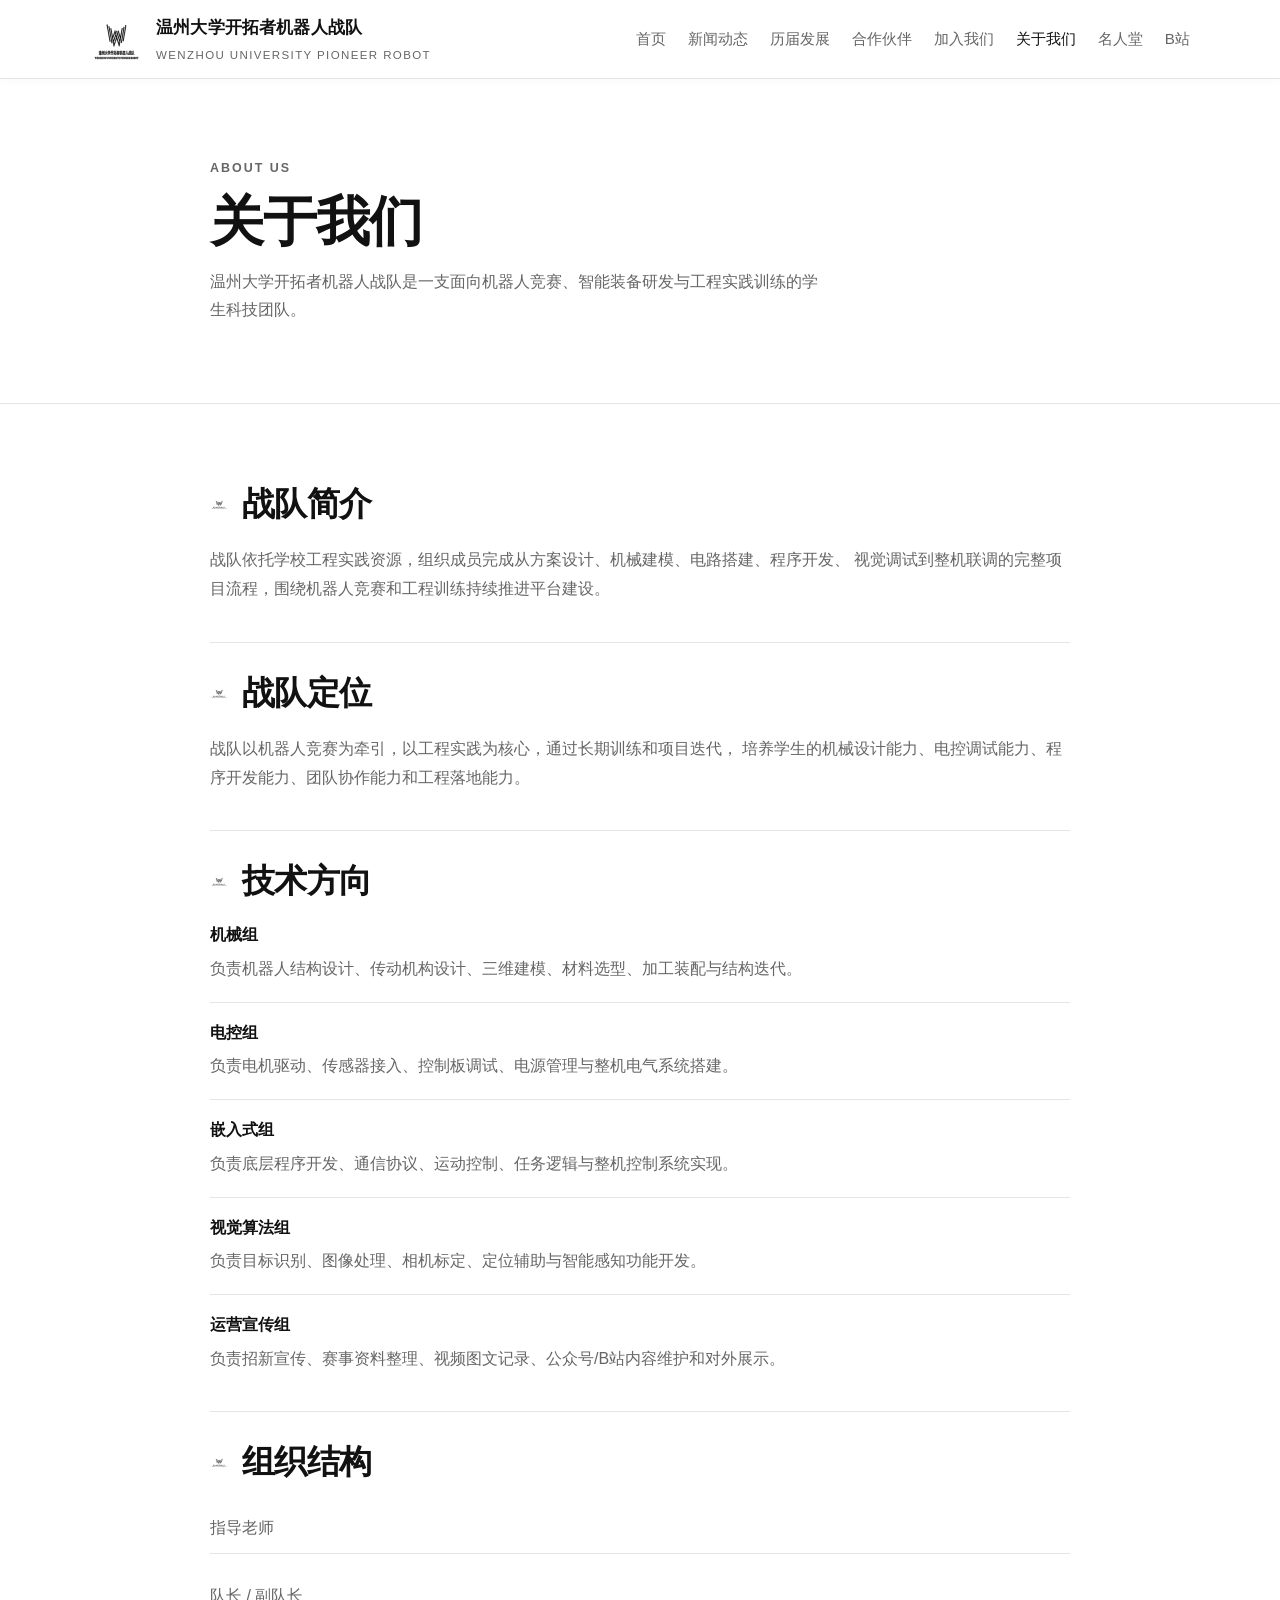
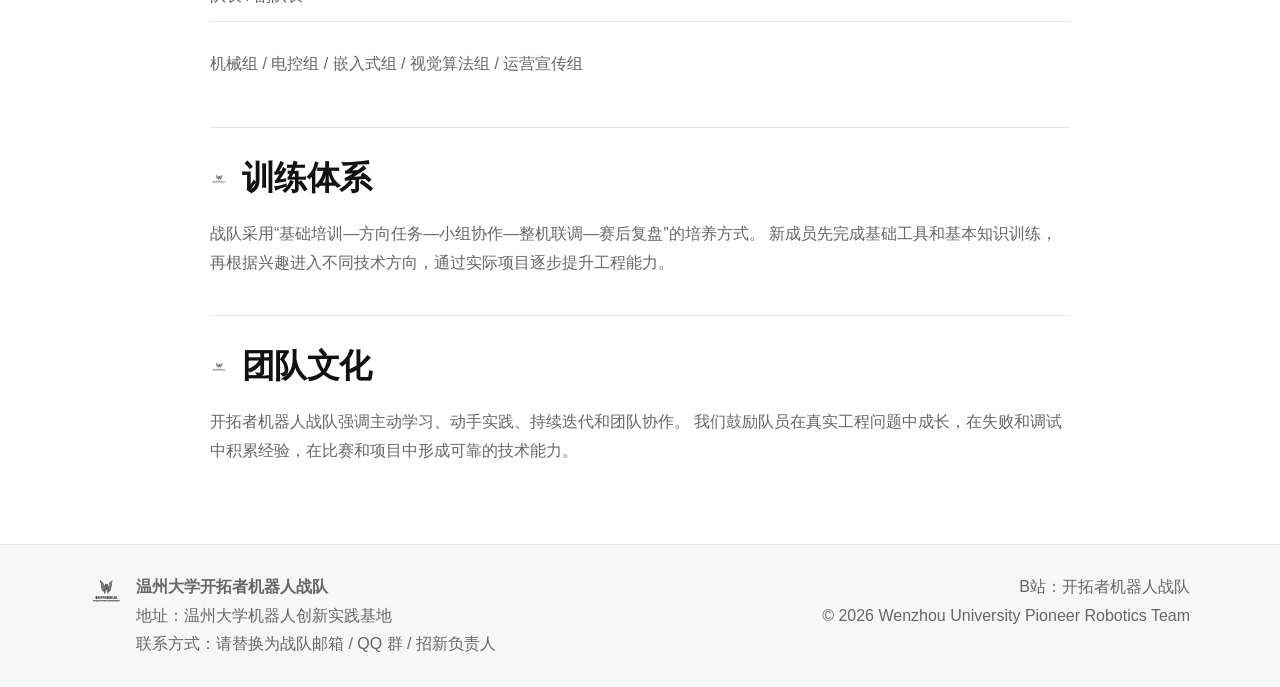
<file: about.html>
<!DOCTYPE html>
<html lang="zh-CN">
  <head>
    <meta charset="UTF-8" />
    <meta name="viewport" content="width=device-width, initial-scale=1.0" />
    <title>关于我们 | 温州大学开拓者机器人战队</title>
    <meta
      name="description"
      content="温州大学开拓者机器人战队关于我们页面，介绍战队简介、战队定位、技术方向、组织结构、训练体系与团队文化。"
    />
    <link rel="icon" type="image/svg+xml" href="assets/logo-mark.svg" />
    <link rel="stylesheet" href="styles.css" />
    <script defer src="script.js"></script>
  </head>
  <body>
    <header class="site-header">
      <div class="container header-inner">
        <a class="brand-lockup" href="index.html" aria-label="温州大学开拓者机器人战队">
          <img class="brand-logo" src="assets/logo-mark.svg" alt="" width="52" height="52" />
          <span class="brand-copy">
            <strong>温州大学开拓者机器人战队</strong>
            <small>WENZHOU UNIVERSITY PIONEER ROBOT</small>
          </span>
        </a>
        <button class="menu-toggle" type="button" aria-expanded="false" aria-controls="site-nav">
          Menu
        </button>
        <nav id="site-nav" class="site-nav" aria-label="主导航">
          <a href="index.html">首页</a>
          <a href="news.html">新闻动态</a>
          <a href="history.html">历届发展</a>
          <a href="partners.html">合作伙伴</a>
          <a href="join.html">加入我们</a>
          <a href="about.html" aria-current="page">关于我们</a>
          <a href="hall-of-fame.html">名人堂</a>
          <a href="https://space.bilibili.com/3546788659202515" target="_blank" rel="noreferrer">B站</a>
        </nav>
      </div>
    </header>

    <main>
      <section class="page-hero section">
        <div class="container narrow">
          <p class="eyebrow reveal">About Us</p>
          <h1 class="page-title reveal">关于我们</h1>
          <p class="page-summary reveal">
            温州大学开拓者机器人战队是一支面向机器人竞赛、智能装备研发与工程实践训练的学生科技团队。
          </p>
        </div>
      </section>

      <section class="section section-divider">
        <div class="container narrow content-stack">
          <section class="content-section reveal">
            <div class="section-head">
              <span class="brand-mark" aria-hidden="true"></span>
              <h2 class="section-title">战队简介</h2>
            </div>
            <p>
              战队依托学校工程实践资源，组织成员完成从方案设计、机械建模、电路搭建、程序开发、
              视觉调试到整机联调的完整项目流程，围绕机器人竞赛和工程训练持续推进平台建设。
            </p>
          </section>

          <section class="content-section reveal">
            <div class="section-head">
              <span class="brand-mark" aria-hidden="true"></span>
              <h2 class="section-title">战队定位</h2>
            </div>
            <p>
              战队以机器人竞赛为牵引，以工程实践为核心，通过长期训练和项目迭代，
              培养学生的机械设计能力、电控调试能力、程序开发能力、团队协作能力和工程落地能力。
            </p>
          </section>

          <section class="content-section reveal">
            <div class="section-head">
              <span class="brand-mark" aria-hidden="true"></span>
              <h2 class="section-title">技术方向</h2>
            </div>
            <div class="group-list">
              <article class="group-item">
                <h3>机械组</h3>
                <p>负责机器人结构设计、传动机构设计、三维建模、材料选型、加工装配与结构迭代。</p>
              </article>
              <article class="group-item">
                <h3>电控组</h3>
                <p>负责电机驱动、传感器接入、控制板调试、电源管理与整机电气系统搭建。</p>
              </article>
              <article class="group-item">
                <h3>嵌入式组</h3>
                <p>负责底层程序开发、通信协议、运动控制、任务逻辑与整机控制系统实现。</p>
              </article>
              <article class="group-item">
                <h3>视觉算法组</h3>
                <p>负责目标识别、图像处理、相机标定、定位辅助与智能感知功能开发。</p>
              </article>
              <article class="group-item">
                <h3>运营宣传组</h3>
                <p>负责招新宣传、赛事资料整理、视频图文记录、公众号/B站内容维护和对外展示。</p>
              </article>
            </div>
          </section>

          <section class="content-section reveal">
            <div class="section-head">
              <span class="brand-mark" aria-hidden="true"></span>
              <h2 class="section-title">组织结构</h2>
            </div>
            <div class="simple-list">
              <p>指导老师</p>
              <p>队长 / 副队长</p>
              <p>机械组 / 电控组 / 嵌入式组 / 视觉算法组 / 运营宣传组</p>
            </div>
          </section>

          <section class="content-section reveal">
            <div class="section-head">
              <span class="brand-mark" aria-hidden="true"></span>
              <h2 class="section-title">训练体系</h2>
            </div>
            <p>
              战队采用“基础培训—方向任务—小组协作—整机联调—赛后复盘”的培养方式。
              新成员先完成基础工具和基本知识训练，再根据兴趣进入不同技术方向，通过实际项目逐步提升工程能力。
            </p>
          </section>

          <section class="content-section reveal">
            <div class="section-head">
              <span class="brand-mark" aria-hidden="true"></span>
              <h2 class="section-title">团队文化</h2>
            </div>
            <p>
              开拓者机器人战队强调主动学习、动手实践、持续迭代和团队协作。
              我们鼓励队员在真实工程问题中成长，在失败和调试中积累经验，在比赛和项目中形成可靠的技术能力。
            </p>
          </section>
        </div>
      </section>
    </main>

    <footer class="site-footer">
      <div class="container footer-inner">
        <div class="footer-brand">
          <img src="assets/logo-mark.svg" alt="" width="32" height="32" />
          <div>
            <p class="footer-name">温州大学开拓者机器人战队</p>
            <p>地址：温州大学机器人创新实践基地</p>
            <p>联系方式：请替换为战队邮箱 / QQ 群 / 招新负责人</p>
          </div>
        </div>
        <div class="footer-meta">
          <p>B站：开拓者机器人战队</p>
          <p>© 2026 Wenzhou University Pioneer Robotics Team</p>
        </div>
      </div>
    </footer>
  </body>
</html>
</file>
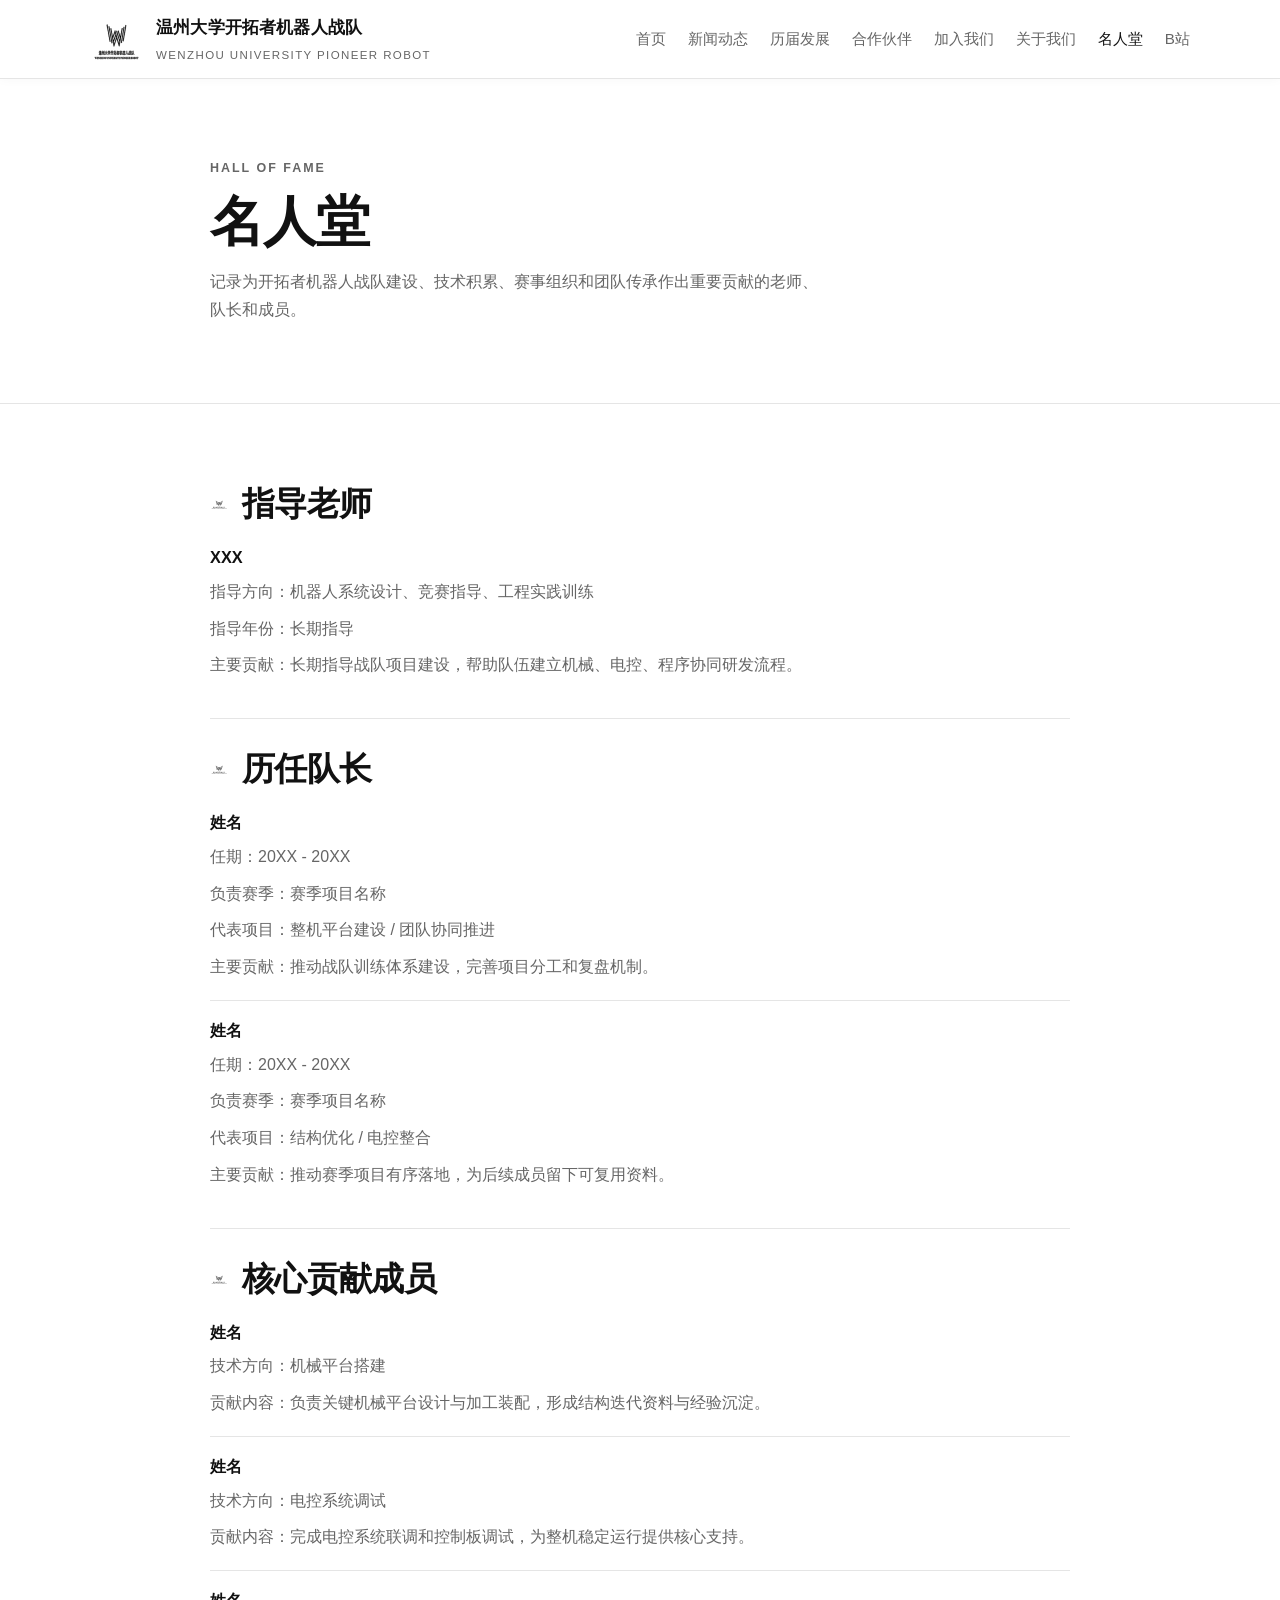
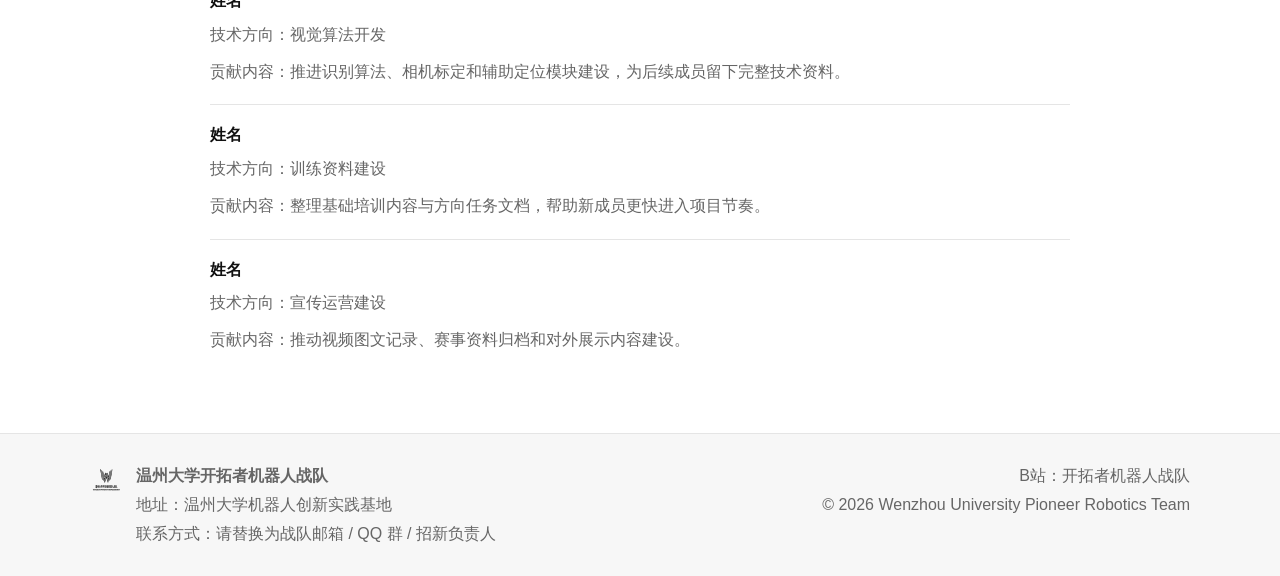
<file: hall-of-fame.html>
<!DOCTYPE html>
<html lang="zh-CN">
  <head>
    <meta charset="UTF-8" />
    <meta name="viewport" content="width=device-width, initial-scale=1.0" />
    <title>名人堂 | 温州大学开拓者机器人战队</title>
    <meta
      name="description"
      content="温州大学开拓者机器人战队名人堂页面，记录指导老师、历任队长和核心贡献成员。"
    />
    <link rel="icon" type="image/svg+xml" href="assets/logo-mark.svg" />
    <link rel="stylesheet" href="styles.css" />
    <script defer src="script.js"></script>
  </head>
  <body>
    <header class="site-header">
      <div class="container header-inner">
        <a class="brand-lockup" href="index.html" aria-label="温州大学开拓者机器人战队">
          <img class="brand-logo" src="assets/logo-mark.svg" alt="" width="52" height="52" />
          <span class="brand-copy">
            <strong>温州大学开拓者机器人战队</strong>
            <small>WENZHOU UNIVERSITY PIONEER ROBOT</small>
          </span>
        </a>
        <button class="menu-toggle" type="button" aria-expanded="false" aria-controls="site-nav">
          Menu
        </button>
        <nav id="site-nav" class="site-nav" aria-label="主导航">
          <a href="index.html">首页</a>
          <a href="news.html">新闻动态</a>
          <a href="history.html">历届发展</a>
          <a href="partners.html">合作伙伴</a>
          <a href="join.html">加入我们</a>
          <a href="about.html">关于我们</a>
          <a href="hall-of-fame.html" aria-current="page">名人堂</a>
          <a href="https://space.bilibili.com/3546788659202515" target="_blank" rel="noreferrer">B站</a>
        </nav>
      </div>
    </header>

    <main>
      <section class="page-hero section">
        <div class="container narrow">
          <p class="eyebrow reveal">Hall Of Fame</p>
          <h1 class="page-title reveal">名人堂</h1>
          <p class="page-summary reveal">
            记录为开拓者机器人战队建设、技术积累、赛事组织和团队传承作出重要贡献的老师、队长和成员。
          </p>
        </div>
      </section>

      <section class="section section-divider">
        <div class="container narrow content-stack">
          <section class="content-section reveal">
            <div class="section-head">
              <span class="brand-mark" aria-hidden="true"></span>
              <h2 class="section-title">指导老师</h2>
            </div>
            <div class="group-list">
              <article class="group-item">
                <h3>XXX</h3>
                <p>指导方向：机器人系统设计、竞赛指导、工程实践训练</p>
                <p>指导年份：长期指导</p>
                <p>主要贡献：长期指导战队项目建设，帮助队伍建立机械、电控、程序协同研发流程。</p>
              </article>
            </div>
          </section>

          <section class="content-section reveal">
            <div class="section-head">
              <span class="brand-mark" aria-hidden="true"></span>
              <h2 class="section-title">历任队长</h2>
            </div>
            <div class="group-list">
              <article class="group-item">
                <h3>姓名</h3>
                <p>任期：20XX - 20XX</p>
                <p>负责赛季：赛季项目名称</p>
                <p>代表项目：整机平台建设 / 团队协同推进</p>
                <p>主要贡献：推动战队训练体系建设，完善项目分工和复盘机制。</p>
              </article>
              <article class="group-item">
                <h3>姓名</h3>
                <p>任期：20XX - 20XX</p>
                <p>负责赛季：赛季项目名称</p>
                <p>代表项目：结构优化 / 电控整合</p>
                <p>主要贡献：推动赛季项目有序落地，为后续成员留下可复用资料。</p>
              </article>
            </div>
          </section>

          <section class="content-section reveal">
            <div class="section-head">
              <span class="brand-mark" aria-hidden="true"></span>
              <h2 class="section-title">核心贡献成员</h2>
            </div>
            <div class="group-list">
              <article class="group-item">
                <h3>姓名</h3>
                <p>技术方向：机械平台搭建</p>
                <p>贡献内容：负责关键机械平台设计与加工装配，形成结构迭代资料与经验沉淀。</p>
              </article>
              <article class="group-item">
                <h3>姓名</h3>
                <p>技术方向：电控系统调试</p>
                <p>贡献内容：完成电控系统联调和控制板调试，为整机稳定运行提供核心支持。</p>
              </article>
              <article class="group-item">
                <h3>姓名</h3>
                <p>技术方向：视觉算法开发</p>
                <p>贡献内容：推进识别算法、相机标定和辅助定位模块建设，为后续成员留下完整技术资料。</p>
              </article>
              <article class="group-item">
                <h3>姓名</h3>
                <p>技术方向：训练资料建设</p>
                <p>贡献内容：整理基础培训内容与方向任务文档，帮助新成员更快进入项目节奏。</p>
              </article>
              <article class="group-item">
                <h3>姓名</h3>
                <p>技术方向：宣传运营建设</p>
                <p>贡献内容：推动视频图文记录、赛事资料归档和对外展示内容建设。</p>
              </article>
            </div>
          </section>
        </div>
      </section>
    </main>

    <footer class="site-footer">
      <div class="container footer-inner">
        <div class="footer-brand">
          <img src="assets/logo-mark.svg" alt="" width="32" height="32" />
          <div>
            <p class="footer-name">温州大学开拓者机器人战队</p>
            <p>地址：温州大学机器人创新实践基地</p>
            <p>联系方式：请替换为战队邮箱 / QQ 群 / 招新负责人</p>
          </div>
        </div>
        <div class="footer-meta">
          <p>B站：开拓者机器人战队</p>
          <p>© 2026 Wenzhou University Pioneer Robotics Team</p>
        </div>
      </div>
    </footer>
  </body>
</html>
</file>
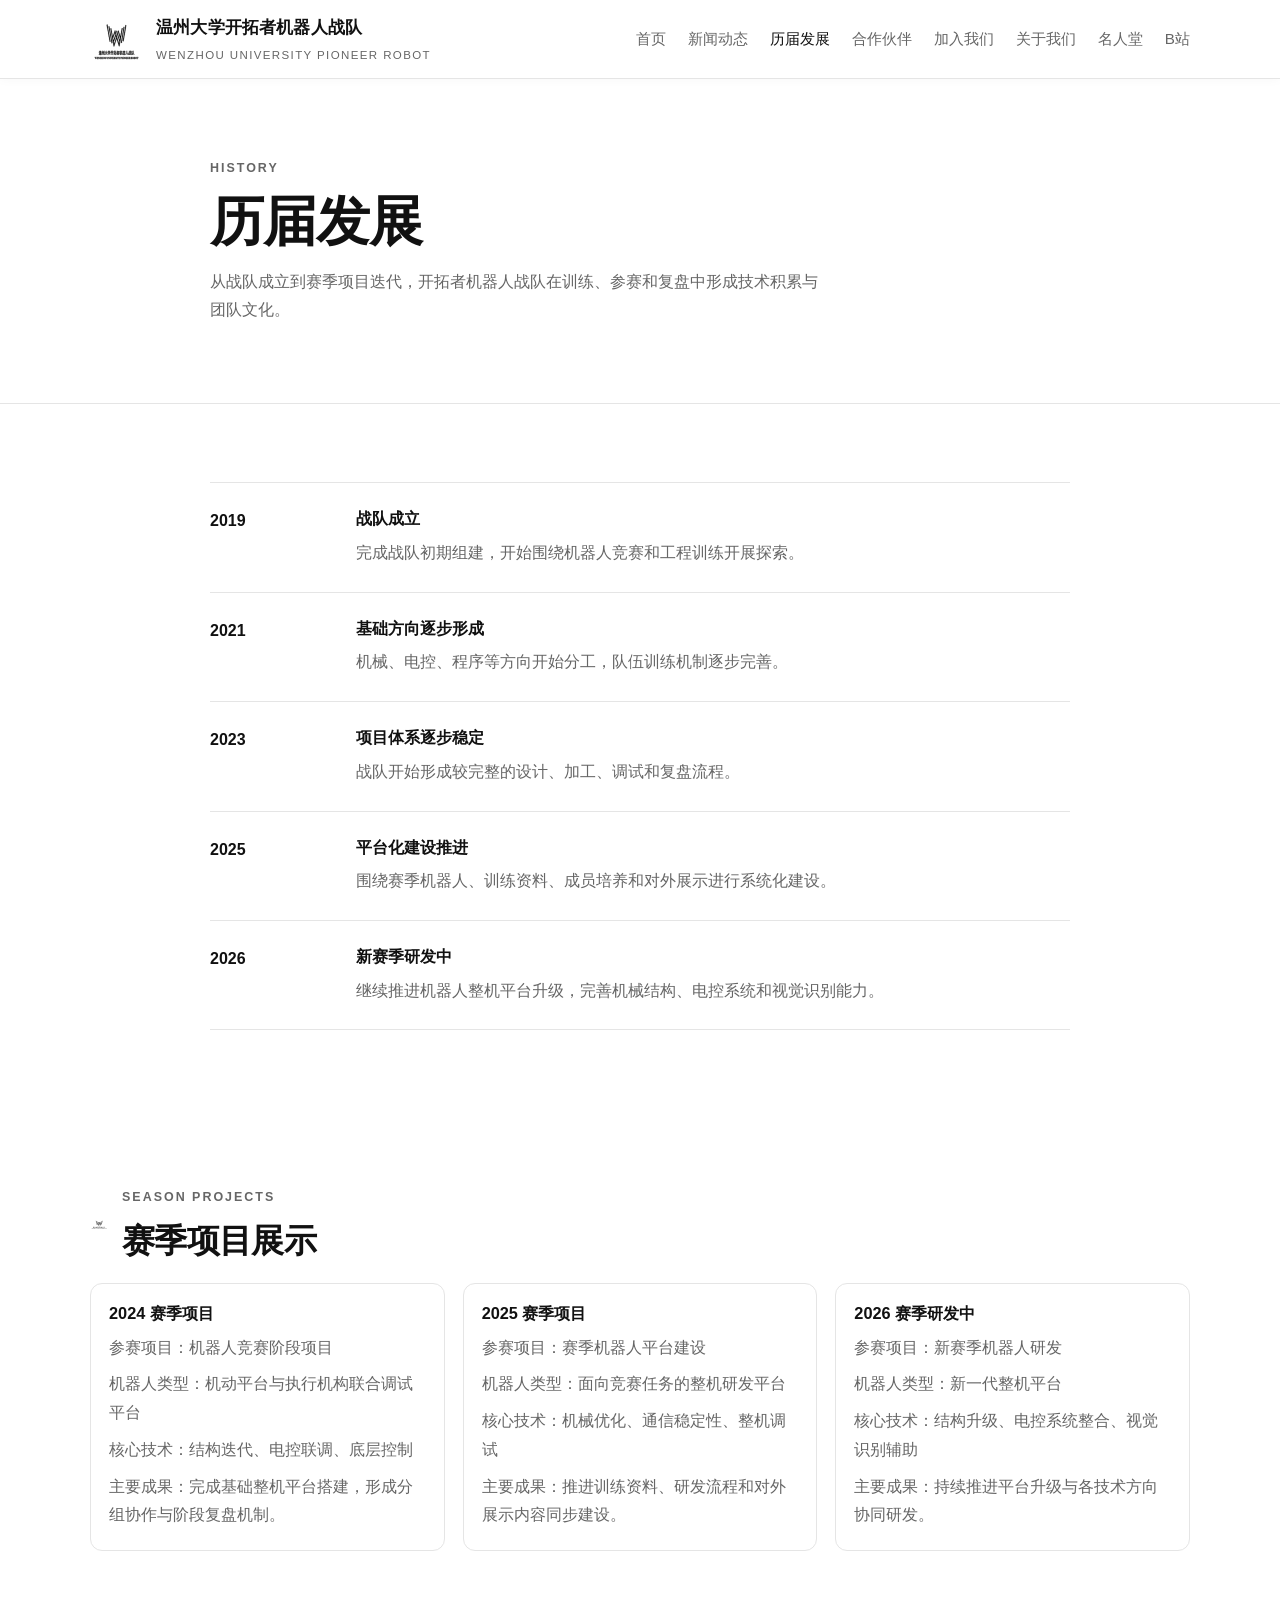
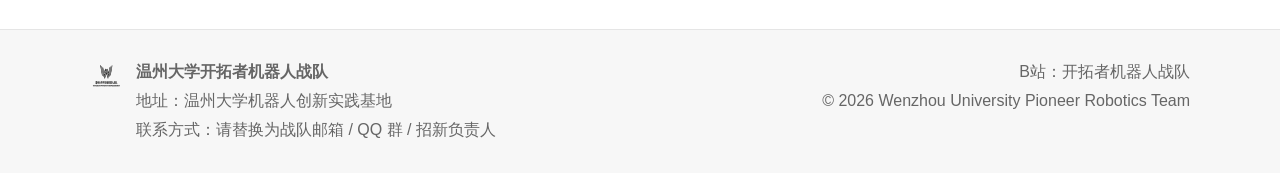
<file: history.html>
<!DOCTYPE html>
<html lang="zh-CN">
  <head>
    <meta charset="UTF-8" />
    <meta name="viewport" content="width=device-width, initial-scale=1.0" />
    <title>历届发展 | 温州大学开拓者机器人战队</title>
    <meta
      name="description"
      content="温州大学开拓者机器人战队历届发展页面，展示战队发展过程与赛季项目传承。"
    />
    <link rel="icon" type="image/svg+xml" href="assets/logo-mark.svg" />
    <link rel="stylesheet" href="styles.css" />
    <script defer src="script.js"></script>
  </head>
  <body>
    <header class="site-header">
      <div class="container header-inner">
        <a class="brand-lockup" href="index.html" aria-label="温州大学开拓者机器人战队">
          <img class="brand-logo" src="assets/logo-mark.svg" alt="" width="52" height="52" />
          <span class="brand-copy">
            <strong>温州大学开拓者机器人战队</strong>
            <small>WENZHOU UNIVERSITY PIONEER ROBOT</small>
          </span>
        </a>
        <button class="menu-toggle" type="button" aria-expanded="false" aria-controls="site-nav">
          Menu
        </button>
        <nav id="site-nav" class="site-nav" aria-label="主导航">
          <a href="index.html">首页</a>
          <a href="news.html">新闻动态</a>
          <a href="history.html" aria-current="page">历届发展</a>
          <a href="partners.html">合作伙伴</a>
          <a href="join.html">加入我们</a>
          <a href="about.html">关于我们</a>
          <a href="hall-of-fame.html">名人堂</a>
          <a href="https://space.bilibili.com/3546788659202515" target="_blank" rel="noreferrer">B站</a>
        </nav>
      </div>
    </header>

    <main>
      <section class="page-hero section">
        <div class="container narrow">
          <p class="eyebrow reveal">History</p>
          <h1 class="page-title reveal">历届发展</h1>
          <p class="page-summary reveal">
            从战队成立到赛季项目迭代，开拓者机器人战队在训练、参赛和复盘中形成技术积累与团队文化。
          </p>
        </div>
      </section>

      <section class="section section-divider">
        <div class="container narrow">
          <div class="timeline-list">
            <article class="timeline-row reveal">
              <div class="timeline-year">2019</div>
              <div class="timeline-body">
                <h2>战队成立</h2>
                <p>完成战队初期组建，开始围绕机器人竞赛和工程训练开展探索。</p>
              </div>
            </article>
            <article class="timeline-row reveal">
              <div class="timeline-year">2021</div>
              <div class="timeline-body">
                <h2>基础方向逐步形成</h2>
                <p>机械、电控、程序等方向开始分工，队伍训练机制逐步完善。</p>
              </div>
            </article>
            <article class="timeline-row reveal">
              <div class="timeline-year">2023</div>
              <div class="timeline-body">
                <h2>项目体系逐步稳定</h2>
                <p>战队开始形成较完整的设计、加工、调试和复盘流程。</p>
              </div>
            </article>
            <article class="timeline-row reveal">
              <div class="timeline-year">2025</div>
              <div class="timeline-body">
                <h2>平台化建设推进</h2>
                <p>围绕赛季机器人、训练资料、成员培养和对外展示进行系统化建设。</p>
              </div>
            </article>
            <article class="timeline-row reveal">
              <div class="timeline-year">2026</div>
              <div class="timeline-body">
                <h2>新赛季研发中</h2>
                <p>继续推进机器人整机平台升级，完善机械结构、电控系统和视觉识别能力。</p>
              </div>
            </article>
          </div>
        </div>
      </section>

      <section class="section">
        <div class="container">
          <div class="section-head reveal">
            <span class="brand-mark" aria-hidden="true"></span>
            <div>
              <p class="section-eyebrow">Season Projects</p>
              <h2 class="section-title">赛季项目展示</h2>
            </div>
          </div>
          <div class="simple-grid project-grid">
            <article class="simple-panel reveal">
              <h3>2024 赛季项目</h3>
              <p>参赛项目：机器人竞赛阶段项目</p>
              <p>机器人类型：机动平台与执行机构联合调试平台</p>
              <p>核心技术：结构迭代、电控联调、底层控制</p>
              <p>主要成果：完成基础整机平台搭建，形成分组协作与阶段复盘机制。</p>
            </article>
            <article class="simple-panel reveal">
              <h3>2025 赛季项目</h3>
              <p>参赛项目：赛季机器人平台建设</p>
              <p>机器人类型：面向竞赛任务的整机研发平台</p>
              <p>核心技术：机械优化、通信稳定性、整机调试</p>
              <p>主要成果：推进训练资料、研发流程和对外展示内容同步建设。</p>
            </article>
            <article class="simple-panel reveal">
              <h3>2026 赛季研发中</h3>
              <p>参赛项目：新赛季机器人研发</p>
              <p>机器人类型：新一代整机平台</p>
              <p>核心技术：结构升级、电控系统整合、视觉识别辅助</p>
              <p>主要成果：持续推进平台升级与各技术方向协同研发。</p>
            </article>
          </div>
        </div>
      </section>
    </main>

    <footer class="site-footer">
      <div class="container footer-inner">
        <div class="footer-brand">
          <img src="assets/logo-mark.svg" alt="" width="32" height="32" />
          <div>
            <p class="footer-name">温州大学开拓者机器人战队</p>
            <p>地址：温州大学机器人创新实践基地</p>
            <p>联系方式：请替换为战队邮箱 / QQ 群 / 招新负责人</p>
          </div>
        </div>
        <div class="footer-meta">
          <p>B站：开拓者机器人战队</p>
          <p>© 2026 Wenzhou University Pioneer Robotics Team</p>
        </div>
      </div>
    </footer>
  </body>
</html>
</file>
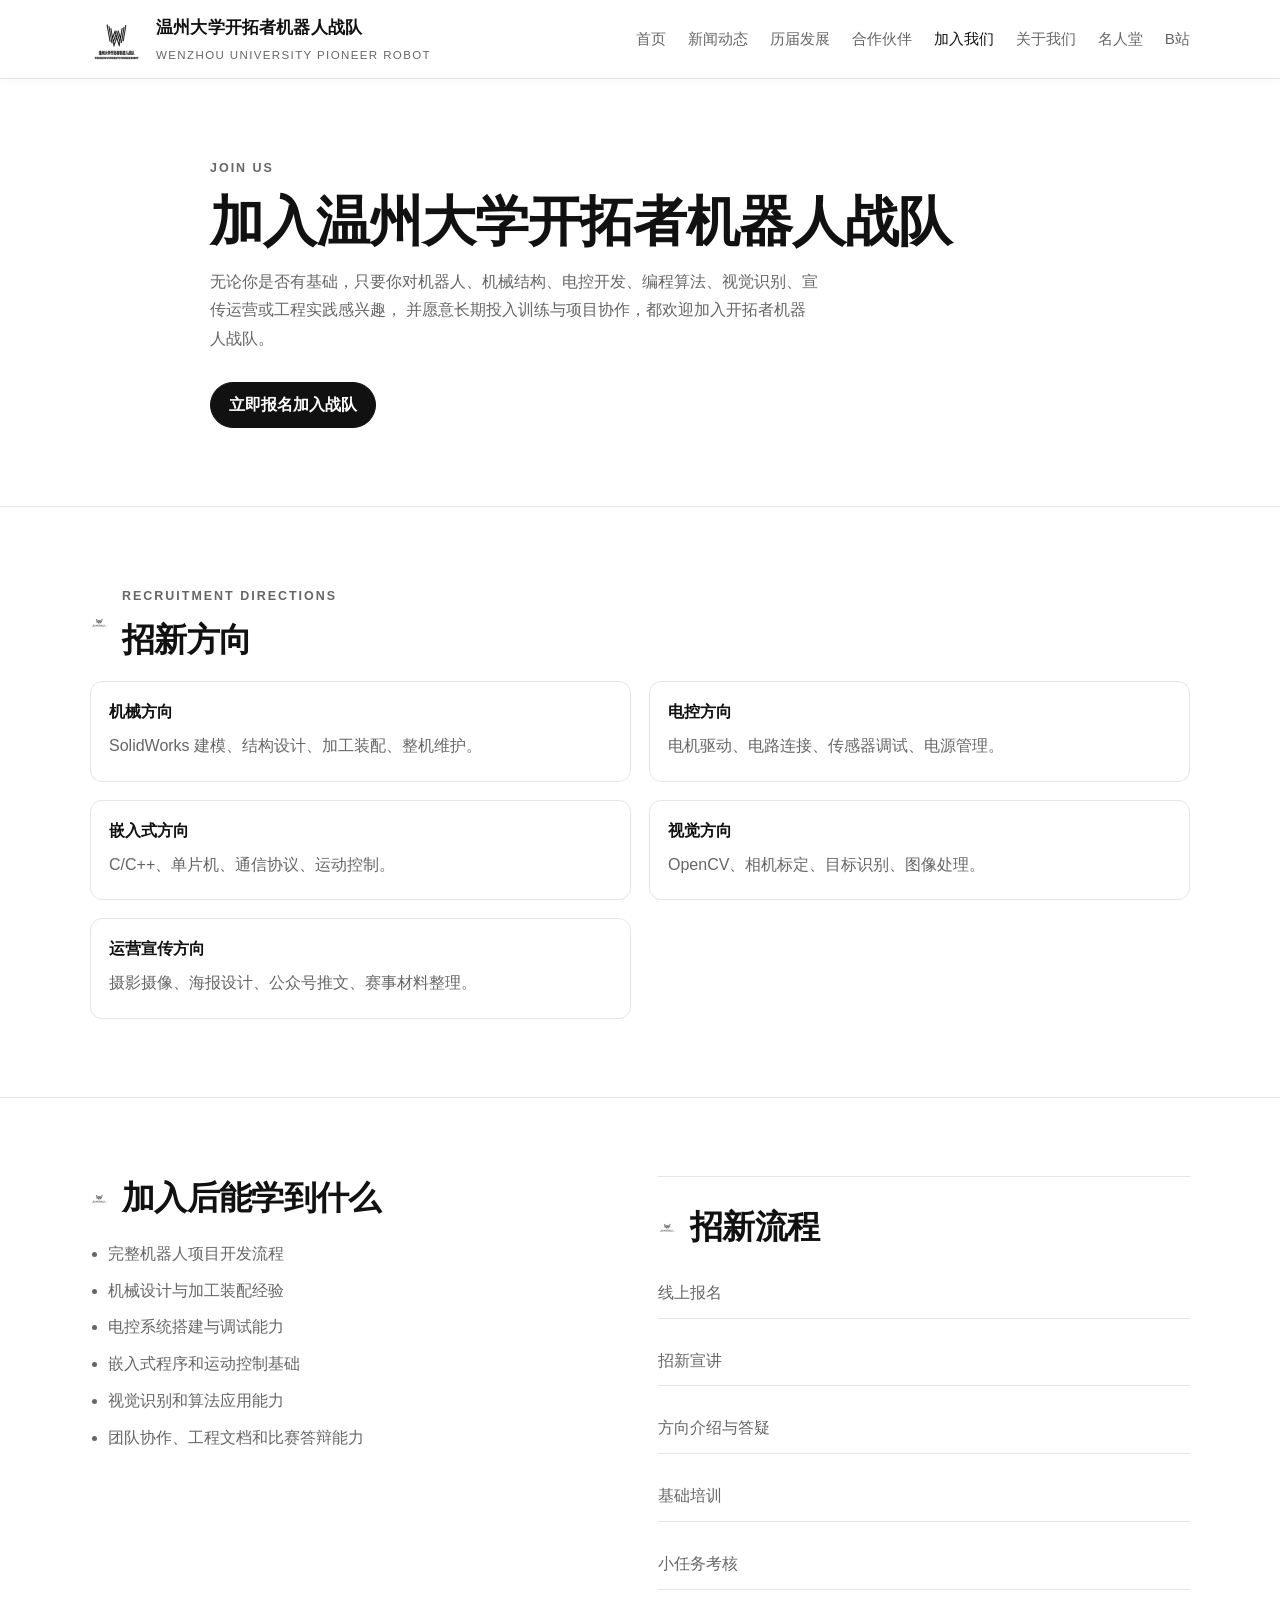
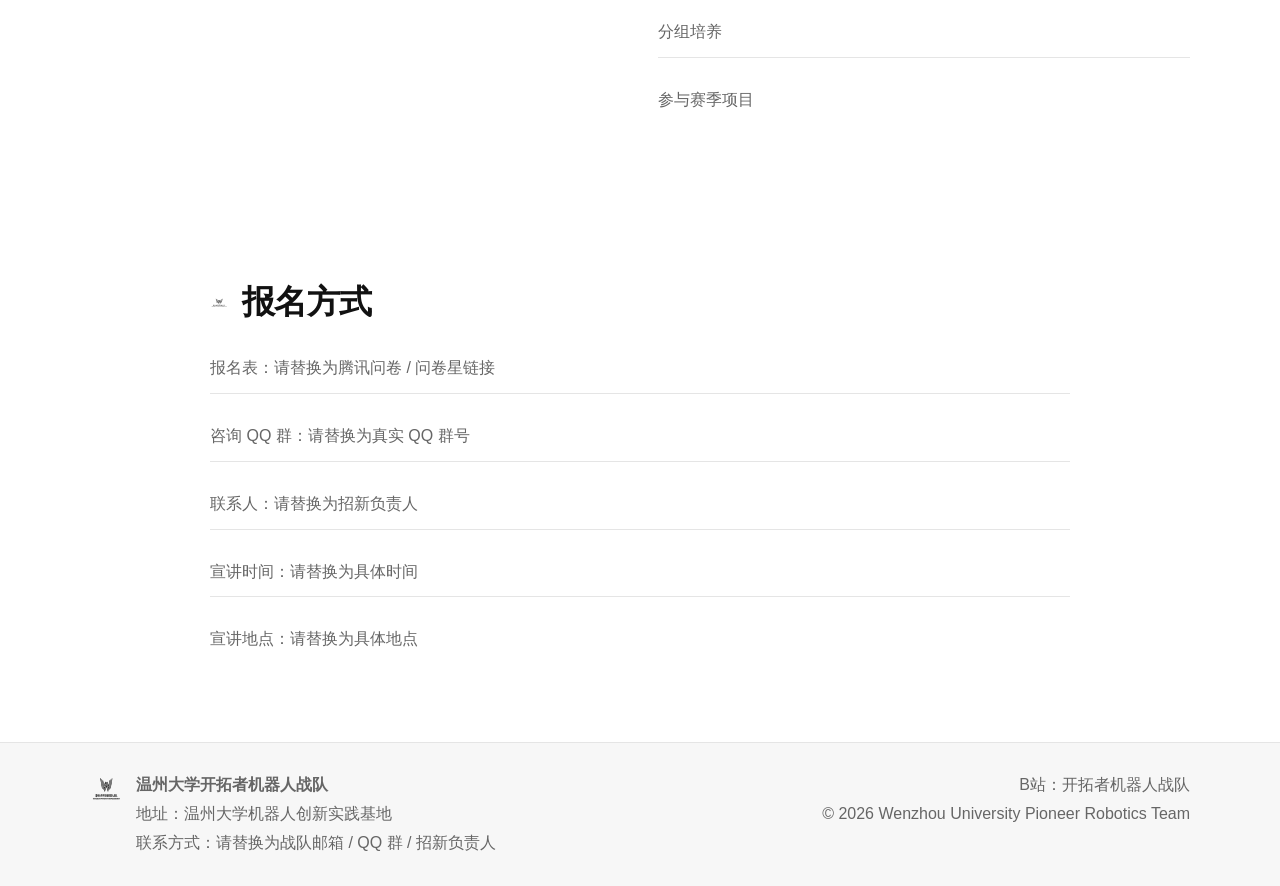
<file: join.html>
<!DOCTYPE html>
<html lang="zh-CN">
  <head>
    <meta charset="UTF-8" />
    <meta name="viewport" content="width=device-width, initial-scale=1.0" />
    <title>加入我们 | 温州大学开拓者机器人战队</title>
    <meta
      name="description"
      content="温州大学开拓者机器人战队加入我们页面，展示招新方向、培养流程和报名方式。"
    />
    <link rel="icon" type="image/svg+xml" href="assets/logo-mark.svg" />
    <link rel="stylesheet" href="styles.css" />
    <script defer src="script.js"></script>
  </head>
  <body>
    <header class="site-header">
      <div class="container header-inner">
        <a class="brand-lockup" href="index.html" aria-label="温州大学开拓者机器人战队">
          <img class="brand-logo" src="assets/logo-mark.svg" alt="" width="52" height="52" />
          <span class="brand-copy">
            <strong>温州大学开拓者机器人战队</strong>
            <small>WENZHOU UNIVERSITY PIONEER ROBOT</small>
          </span>
        </a>
        <button class="menu-toggle" type="button" aria-expanded="false" aria-controls="site-nav">
          Menu
        </button>
        <nav id="site-nav" class="site-nav" aria-label="主导航">
          <a href="index.html">首页</a>
          <a href="news.html">新闻动态</a>
          <a href="history.html">历届发展</a>
          <a href="partners.html">合作伙伴</a>
          <a href="join.html" aria-current="page">加入我们</a>
          <a href="about.html">关于我们</a>
          <a href="hall-of-fame.html">名人堂</a>
          <a href="https://space.bilibili.com/3546788659202515" target="_blank" rel="noreferrer">B站</a>
        </nav>
      </div>
    </header>

    <main>
      <section class="page-hero section">
        <div class="container narrow">
          <p class="eyebrow reveal">Join Us</p>
          <h1 class="page-title reveal">加入温州大学开拓者机器人战队</h1>
          <p class="page-summary reveal">
            无论你是否有基础，只要你对机器人、机械结构、电控开发、编程算法、视觉识别、宣传运营或工程实践感兴趣，
            并愿意长期投入训练与项目协作，都欢迎加入开拓者机器人战队。
          </p>
          <div class="button-row reveal">
            <a class="button button-primary" href="#">立即报名加入战队</a>
          </div>
        </div>
      </section>

      <section class="section section-divider">
        <div class="container">
          <div class="section-head reveal">
            <span class="brand-mark" aria-hidden="true"></span>
            <div>
              <p class="section-eyebrow">Recruitment Directions</p>
              <h2 class="section-title">招新方向</h2>
            </div>
          </div>
          <div class="simple-grid direction-grid">
            <article class="simple-panel reveal">
              <h3>机械方向</h3>
              <p>SolidWorks 建模、结构设计、加工装配、整机维护。</p>
            </article>
            <article class="simple-panel reveal">
              <h3>电控方向</h3>
              <p>电机驱动、电路连接、传感器调试、电源管理。</p>
            </article>
            <article class="simple-panel reveal">
              <h3>嵌入式方向</h3>
              <p>C/C++、单片机、通信协议、运动控制。</p>
            </article>
            <article class="simple-panel reveal">
              <h3>视觉方向</h3>
              <p>OpenCV、相机标定、目标识别、图像处理。</p>
            </article>
            <article class="simple-panel reveal">
              <h3>运营宣传方向</h3>
              <p>摄影摄像、海报设计、公众号推文、赛事材料整理。</p>
            </article>
          </div>
        </div>
      </section>

      <section class="section section-divider">
        <div class="container two-column-layout">
          <div class="content-section reveal">
            <div class="section-head">
              <span class="brand-mark" aria-hidden="true"></span>
              <h2 class="section-title">加入后能学到什么</h2>
            </div>
            <ul class="feature-list">
              <li>完整机器人项目开发流程</li>
              <li>机械设计与加工装配经验</li>
              <li>电控系统搭建与调试能力</li>
              <li>嵌入式程序和运动控制基础</li>
              <li>视觉识别和算法应用能力</li>
              <li>团队协作、工程文档和比赛答辩能力</li>
            </ul>
          </div>

          <div class="content-section reveal">
            <div class="section-head">
              <span class="brand-mark" aria-hidden="true"></span>
              <h2 class="section-title">招新流程</h2>
            </div>
            <div class="simple-list">
              <p>线上报名</p>
              <p>招新宣讲</p>
              <p>方向介绍与答疑</p>
              <p>基础培训</p>
              <p>小任务考核</p>
              <p>分组培养</p>
              <p>参与赛季项目</p>
            </div>
          </div>
        </div>
      </section>

      <section class="section">
        <div class="container narrow">
          <div class="content-section reveal">
            <div class="section-head">
              <span class="brand-mark" aria-hidden="true"></span>
              <h2 class="section-title">报名方式</h2>
            </div>
            <div class="simple-list">
              <p>报名表：请替换为腾讯问卷 / 问卷星链接</p>
              <p>咨询 QQ 群：请替换为真实 QQ 群号</p>
              <p>联系人：请替换为招新负责人</p>
              <p>宣讲时间：请替换为具体时间</p>
              <p>宣讲地点：请替换为具体地点</p>
            </div>
          </div>
        </div>
      </section>
    </main>

    <footer class="site-footer">
      <div class="container footer-inner">
        <div class="footer-brand">
          <img src="assets/logo-mark.svg" alt="" width="32" height="32" />
          <div>
            <p class="footer-name">温州大学开拓者机器人战队</p>
            <p>地址：温州大学机器人创新实践基地</p>
            <p>联系方式：请替换为战队邮箱 / QQ 群 / 招新负责人</p>
          </div>
        </div>
        <div class="footer-meta">
          <p>B站：开拓者机器人战队</p>
          <p>© 2026 Wenzhou University Pioneer Robotics Team</p>
        </div>
      </div>
    </footer>
  </body>
</html>
</file>
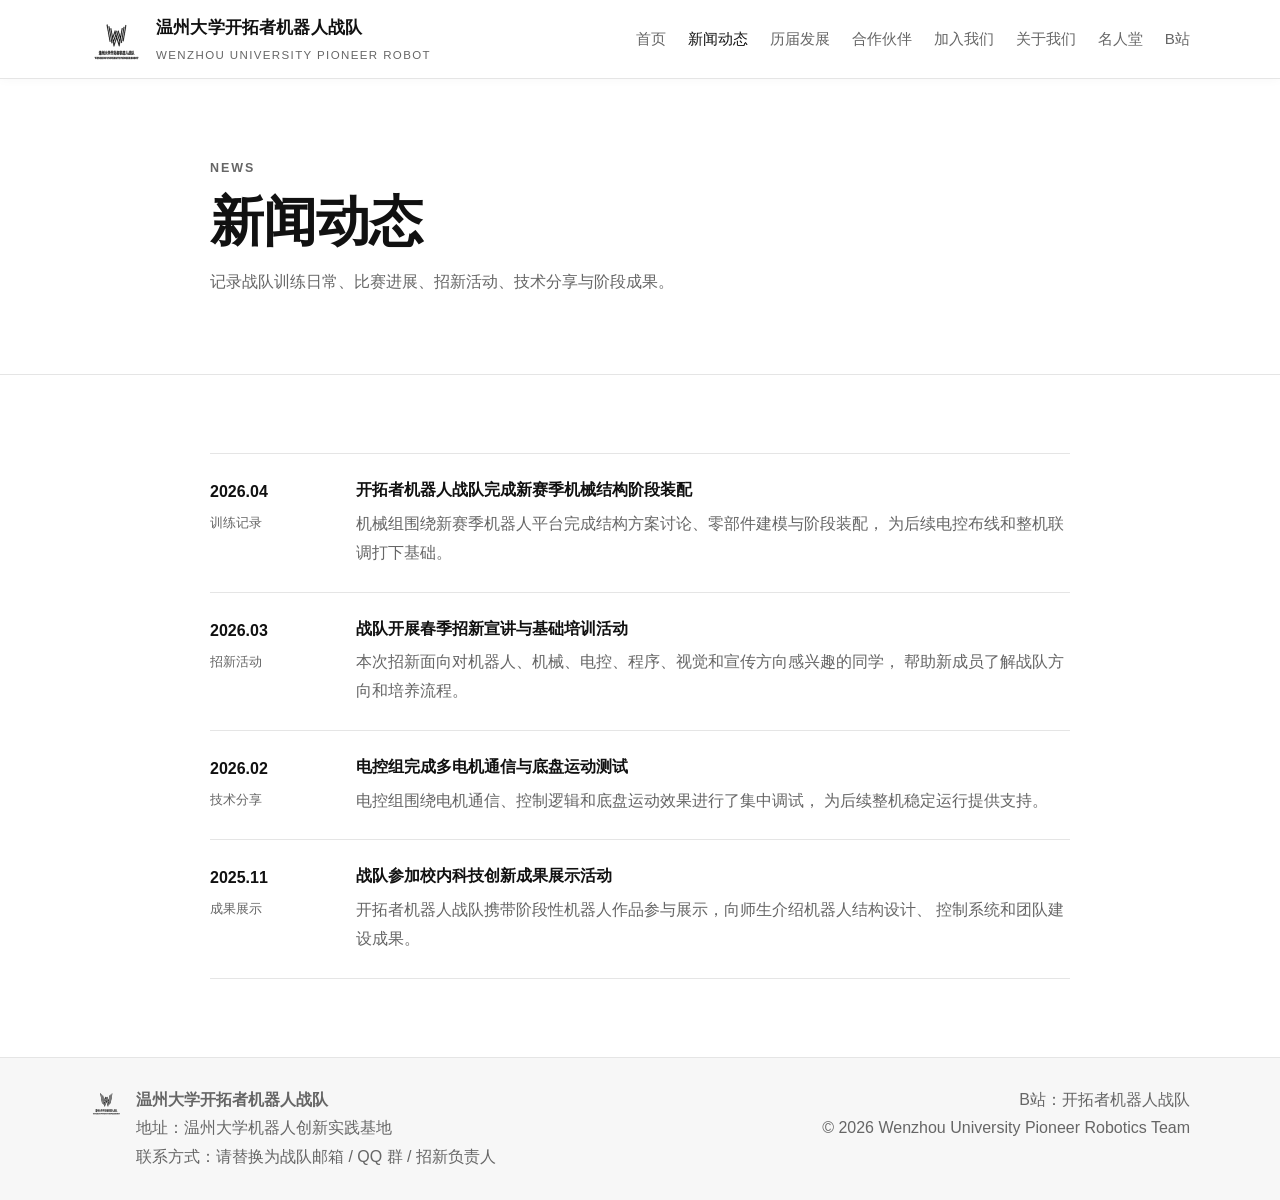
<file: news.html>
<!DOCTYPE html>
<html lang="zh-CN">
  <head>
    <meta charset="UTF-8" />
    <meta name="viewport" content="width=device-width, initial-scale=1.0" />
    <title>新闻动态 | 温州大学开拓者机器人战队</title>
    <meta
      name="description"
      content="温州大学开拓者机器人战队新闻动态页面，展示训练记录、比赛动态、招新活动、成果展示和技术分享。"
    />
    <link rel="icon" type="image/svg+xml" href="assets/logo-mark.svg" />
    <link rel="stylesheet" href="styles.css" />
    <script defer src="script.js"></script>
  </head>
  <body>
    <header class="site-header">
      <div class="container header-inner">
        <a class="brand-lockup" href="index.html" aria-label="温州大学开拓者机器人战队">
          <img class="brand-logo" src="assets/logo-mark.svg" alt="" width="52" height="52" />
          <span class="brand-copy">
            <strong>温州大学开拓者机器人战队</strong>
            <small>WENZHOU UNIVERSITY PIONEER ROBOT</small>
          </span>
        </a>
        <button class="menu-toggle" type="button" aria-expanded="false" aria-controls="site-nav">
          Menu
        </button>
        <nav id="site-nav" class="site-nav" aria-label="主导航">
          <a href="index.html">首页</a>
          <a href="news.html" aria-current="page">新闻动态</a>
          <a href="history.html">历届发展</a>
          <a href="partners.html">合作伙伴</a>
          <a href="join.html">加入我们</a>
          <a href="about.html">关于我们</a>
          <a href="hall-of-fame.html">名人堂</a>
          <a href="https://space.bilibili.com/3546788659202515" target="_blank" rel="noreferrer">B站</a>
        </nav>
      </div>
    </header>

    <main>
      <section class="page-hero section">
        <div class="container narrow">
          <p class="eyebrow reveal">News</p>
          <h1 class="page-title reveal">新闻动态</h1>
          <p class="page-summary reveal">
            记录战队训练日常、比赛进展、招新活动、技术分享与阶段成果。
          </p>
        </div>
      </section>

      <section class="section section-divider">
        <div class="container narrow">
          <div class="news-list">
            <article class="news-row reveal">
              <div class="news-date-block">
                <span>2026.04</span>
                <small>训练记录</small>
              </div>
              <div class="news-content">
                <h2>开拓者机器人战队完成新赛季机械结构阶段装配</h2>
                <p>
                  机械组围绕新赛季机器人平台完成结构方案讨论、零部件建模与阶段装配，
                  为后续电控布线和整机联调打下基础。
                </p>
              </div>
            </article>

            <article class="news-row reveal">
              <div class="news-date-block">
                <span>2026.03</span>
                <small>招新活动</small>
              </div>
              <div class="news-content">
                <h2>战队开展春季招新宣讲与基础培训活动</h2>
                <p>
                  本次招新面向对机器人、机械、电控、程序、视觉和宣传方向感兴趣的同学，
                  帮助新成员了解战队方向和培养流程。
                </p>
              </div>
            </article>

            <article class="news-row reveal">
              <div class="news-date-block">
                <span>2026.02</span>
                <small>技术分享</small>
              </div>
              <div class="news-content">
                <h2>电控组完成多电机通信与底盘运动测试</h2>
                <p>
                  电控组围绕电机通信、控制逻辑和底盘运动效果进行了集中调试，
                  为后续整机稳定运行提供支持。
                </p>
              </div>
            </article>

            <article class="news-row reveal">
              <div class="news-date-block">
                <span>2025.11</span>
                <small>成果展示</small>
              </div>
              <div class="news-content">
                <h2>战队参加校内科技创新成果展示活动</h2>
                <p>
                  开拓者机器人战队携带阶段性机器人作品参与展示，向师生介绍机器人结构设计、
                  控制系统和团队建设成果。
                </p>
              </div>
            </article>
          </div>
        </div>
      </section>
    </main>

    <footer class="site-footer">
      <div class="container footer-inner">
        <div class="footer-brand">
          <img src="assets/logo-mark.svg" alt="" width="32" height="32" />
          <div>
            <p class="footer-name">温州大学开拓者机器人战队</p>
            <p>地址：温州大学机器人创新实践基地</p>
            <p>联系方式：请替换为战队邮箱 / QQ 群 / 招新负责人</p>
          </div>
        </div>
        <div class="footer-meta">
          <p>B站：开拓者机器人战队</p>
          <p>© 2026 Wenzhou University Pioneer Robotics Team</p>
        </div>
      </div>
    </footer>
  </body>
</html>
</file>
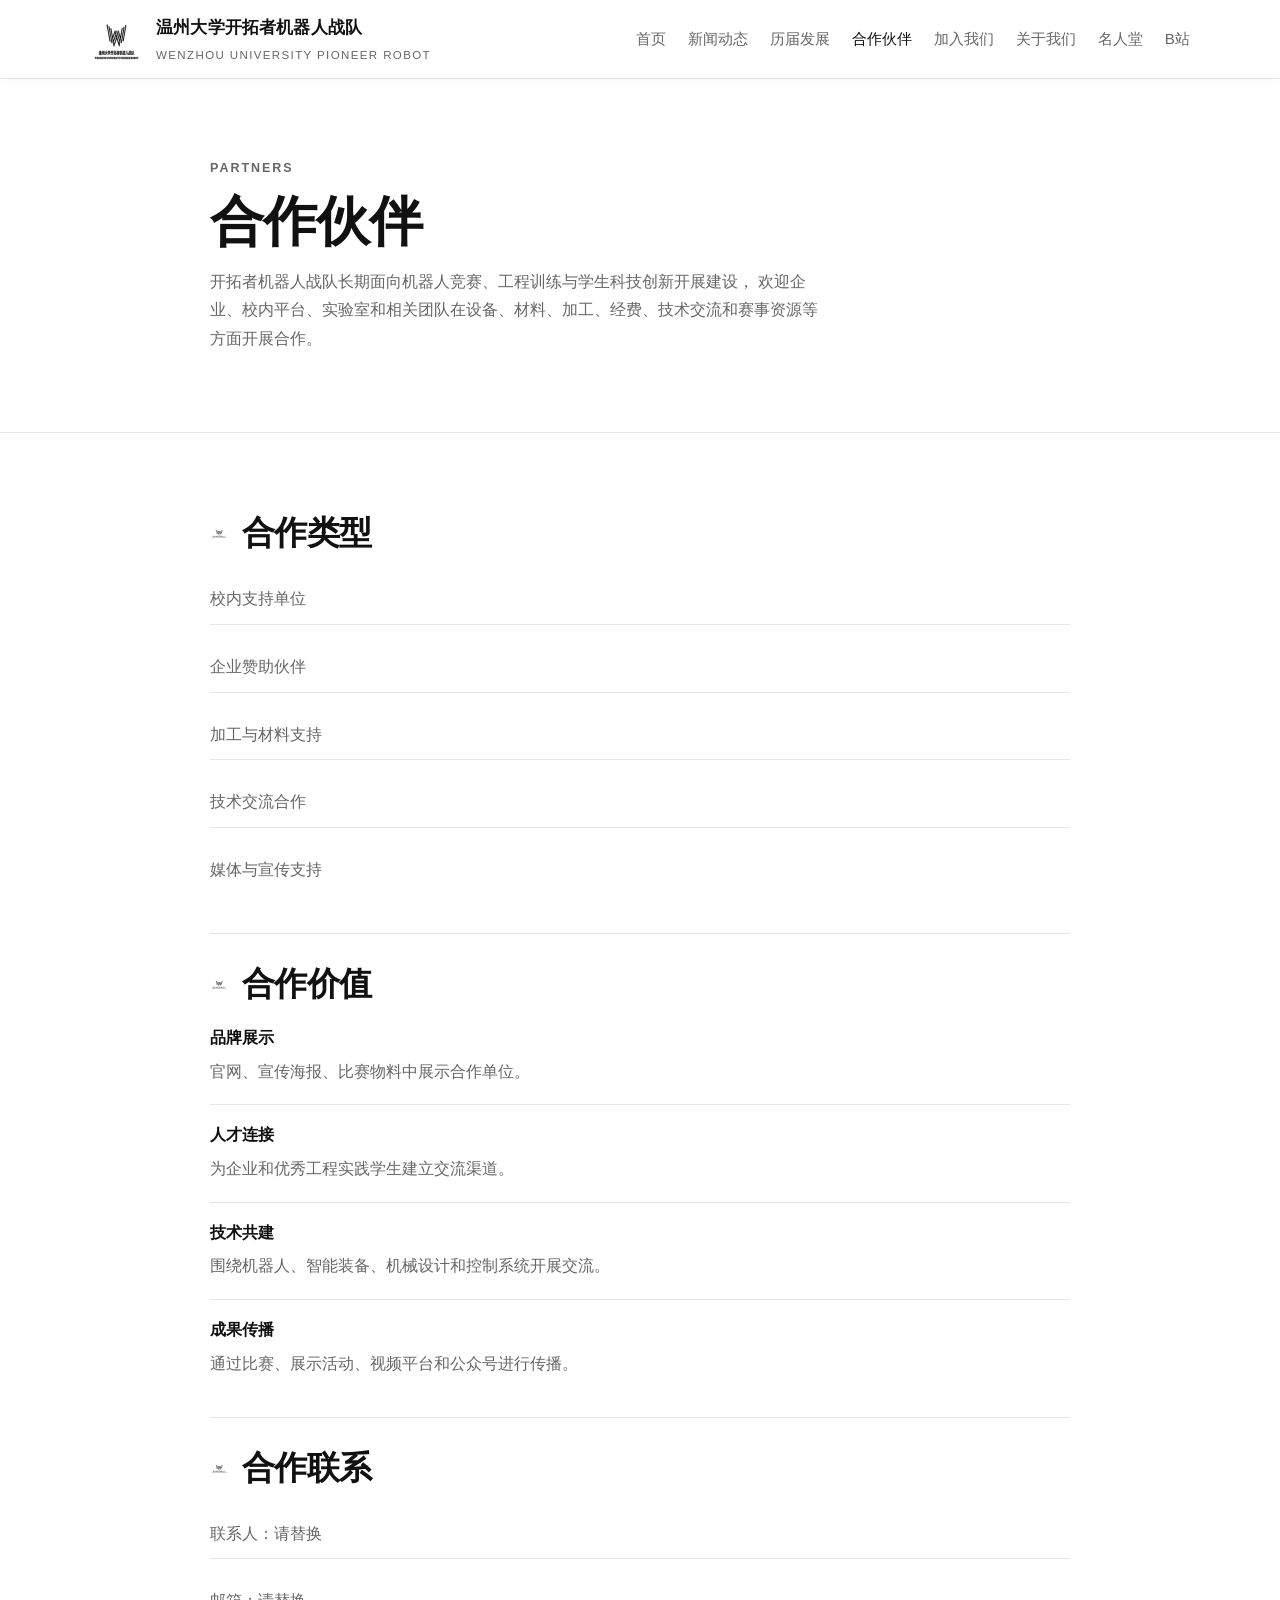
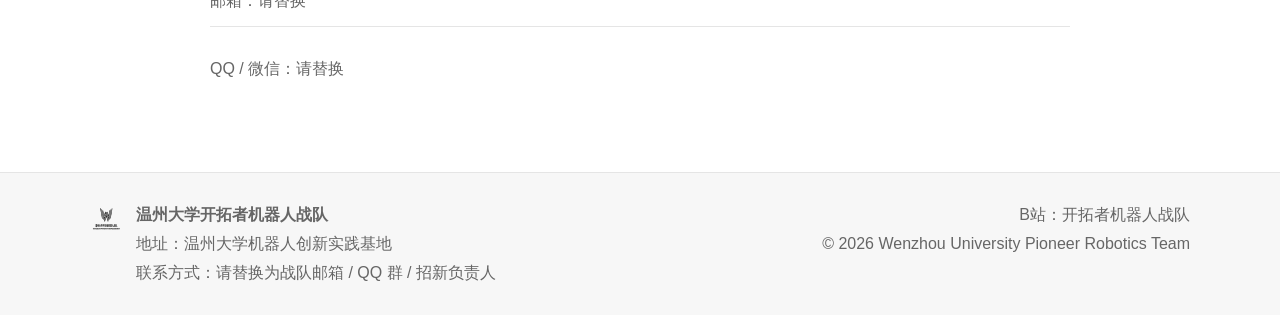
<file: partners.html>
<!DOCTYPE html>
<html lang="zh-CN">
  <head>
    <meta charset="UTF-8" />
    <meta name="viewport" content="width=device-width, initial-scale=1.0" />
    <title>合作伙伴 | 温州大学开拓者机器人战队</title>
    <meta
      name="description"
      content="温州大学开拓者机器人战队合作伙伴页面，展示合作说明、合作类型、合作价值与联系信息。"
    />
    <link rel="icon" type="image/svg+xml" href="assets/logo-mark.svg" />
    <link rel="stylesheet" href="styles.css" />
    <script defer src="script.js"></script>
  </head>
  <body>
    <header class="site-header">
      <div class="container header-inner">
        <a class="brand-lockup" href="index.html" aria-label="温州大学开拓者机器人战队">
          <img class="brand-logo" src="assets/logo-mark.svg" alt="" width="52" height="52" />
          <span class="brand-copy">
            <strong>温州大学开拓者机器人战队</strong>
            <small>WENZHOU UNIVERSITY PIONEER ROBOT</small>
          </span>
        </a>
        <button class="menu-toggle" type="button" aria-expanded="false" aria-controls="site-nav">
          Menu
        </button>
        <nav id="site-nav" class="site-nav" aria-label="主导航">
          <a href="index.html">首页</a>
          <a href="news.html">新闻动态</a>
          <a href="history.html">历届发展</a>
          <a href="partners.html" aria-current="page">合作伙伴</a>
          <a href="join.html">加入我们</a>
          <a href="about.html">关于我们</a>
          <a href="hall-of-fame.html">名人堂</a>
          <a href="https://space.bilibili.com/3546788659202515" target="_blank" rel="noreferrer">B站</a>
        </nav>
      </div>
    </header>

    <main>
      <section class="page-hero section">
        <div class="container narrow">
          <p class="eyebrow reveal">Partners</p>
          <h1 class="page-title reveal">合作伙伴</h1>
          <p class="page-summary reveal">
            开拓者机器人战队长期面向机器人竞赛、工程训练与学生科技创新开展建设，
            欢迎企业、校内平台、实验室和相关团队在设备、材料、加工、经费、技术交流和赛事资源等方面开展合作。
          </p>
        </div>
      </section>

      <section class="section section-divider">
        <div class="container narrow content-stack">
          <section class="content-section reveal">
            <div class="section-head">
              <span class="brand-mark" aria-hidden="true"></span>
              <h2 class="section-title">合作类型</h2>
            </div>
            <div class="simple-list">
              <p>校内支持单位</p>
              <p>企业赞助伙伴</p>
              <p>加工与材料支持</p>
              <p>技术交流合作</p>
              <p>媒体与宣传支持</p>
            </div>
          </section>

          <section class="content-section reveal">
            <div class="section-head">
              <span class="brand-mark" aria-hidden="true"></span>
              <h2 class="section-title">合作价值</h2>
            </div>
            <div class="group-list">
              <article class="group-item">
                <h3>品牌展示</h3>
                <p>官网、宣传海报、比赛物料中展示合作单位。</p>
              </article>
              <article class="group-item">
                <h3>人才连接</h3>
                <p>为企业和优秀工程实践学生建立交流渠道。</p>
              </article>
              <article class="group-item">
                <h3>技术共建</h3>
                <p>围绕机器人、智能装备、机械设计和控制系统开展交流。</p>
              </article>
              <article class="group-item">
                <h3>成果传播</h3>
                <p>通过比赛、展示活动、视频平台和公众号进行传播。</p>
              </article>
            </div>
          </section>

          <section class="content-section reveal">
            <div class="section-head">
              <span class="brand-mark" aria-hidden="true"></span>
              <h2 class="section-title">合作联系</h2>
            </div>
            <div class="simple-list">
              <p>联系人：请替换</p>
              <p>邮箱：请替换</p>
              <p>QQ / 微信：请替换</p>
            </div>
          </section>
        </div>
      </section>
    </main>

    <footer class="site-footer">
      <div class="container footer-inner">
        <div class="footer-brand">
          <img src="assets/logo-mark.svg" alt="" width="32" height="32" />
          <div>
            <p class="footer-name">温州大学开拓者机器人战队</p>
            <p>地址：温州大学机器人创新实践基地</p>
            <p>联系方式：请替换为战队邮箱 / QQ 群 / 招新负责人</p>
          </div>
        </div>
        <div class="footer-meta">
          <p>B站：开拓者机器人战队</p>
          <p>© 2026 Wenzhou University Pioneer Robotics Team</p>
        </div>
      </div>
    </footer>
  </body>
</html>
</file>
<file: styles.css>
:root {
  --bg: #ffffff;
  --bg-soft: #f7f7f7;
  --text: #111111;
  --text-muted: #666666;
  --line: #e5e5e5;
  --line-strong: #d8d8d8;
  --panel: #fafafa;
  --max-width: 1100px;
  --max-width-narrow: 860px;
  --radius: 12px;
}

* {
  box-sizing: border-box;
}

html {
  scroll-behavior: smooth;
}

body {
  margin: 0;
  background: var(--bg);
  color: var(--text);
  font:
    16px/1.8 -apple-system, BlinkMacSystemFont, "Segoe UI", "PingFang SC",
    "Hiragino Sans GB", "Microsoft YaHei", sans-serif;
}

img {
  display: block;
  max-width: 100%;
}

a {
  color: inherit;
  text-decoration: none;
}

p,
h1,
h2,
h3 {
  margin: 0;
}

.container {
  width: min(calc(100% - 40px), var(--max-width));
  margin: 0 auto;
}

.narrow {
  width: min(100%, var(--max-width-narrow));
}

.site-header {
  position: sticky;
  top: 0;
  z-index: 40;
  background: rgba(255, 255, 255, 0.96);
  border-bottom: 1px solid var(--line);
  box-shadow: 0 1px 10px rgba(0, 0, 0, 0.03);
  backdrop-filter: blur(10px);
}

.header-inner {
  display: flex;
  align-items: center;
  justify-content: space-between;
  gap: 24px;
  min-height: 78px;
}

.brand-lockup {
  display: inline-flex;
  align-items: center;
  gap: 14px;
  min-width: 0;
}

.brand-logo {
  flex: 0 0 auto;
}

.brand-copy strong {
  display: block;
  font-size: 1.05rem;
  font-weight: 700;
  letter-spacing: 0.01em;
}

.brand-copy small {
  display: block;
  margin-top: 2px;
  color: var(--text-muted);
  font-size: 0.72rem;
  letter-spacing: 0.12em;
}

.site-nav {
  display: flex;
  align-items: center;
  gap: 22px;
  color: var(--text-muted);
  font-size: 0.95rem;
}

.site-nav a {
  transition: color 0.18s ease;
}

.site-nav a:hover,
.site-nav a:focus-visible,
.site-nav a[aria-current="page"] {
  color: var(--text);
}

.menu-toggle {
  display: none;
  border: 1px solid var(--line-strong);
  background: #fff;
  color: var(--text);
  border-radius: 999px;
  padding: 10px 16px;
  font: inherit;
  font-weight: 600;
}

.section {
  padding: 78px 0;
}

.section-divider {
  border-top: 1px solid var(--line);
}

.hero {
  padding-top: 84px;
  padding-bottom: 84px;
}

.hero-grid {
  display: grid;
  grid-template-columns: minmax(320px, 1.05fr) minmax(280px, 0.95fr);
  gap: 48px;
  align-items: center;
}

.hero-brand {
  margin-bottom: 20px;
}

.eyebrow,
.section-eyebrow {
  margin-bottom: 12px;
  color: var(--text-muted);
  font-size: 0.78rem;
  font-weight: 700;
  letter-spacing: 0.16em;
  text-transform: uppercase;
}

.hero h1,
.page-title,
.section-title {
  font-weight: 700;
  letter-spacing: -0.02em;
}

.hero h1 {
  font-size: clamp(2.4rem, 5vw, 4.5rem);
  line-height: 1.08;
}

.page-title {
  font-size: clamp(2rem, 4.2vw, 3.6rem);
  line-height: 1.12;
}

.section-title {
  font-size: clamp(1.6rem, 2.6vw, 2.4rem);
  line-height: 1.2;
}

.hero-summary,
.page-summary,
.intro-block p,
.content-section p,
.simple-panel p,
.simple-link p,
.news-content p,
.timeline-body p,
.footer-inner p,
.group-item p {
  color: var(--text-muted);
}

.hero-summary {
  margin-top: 18px;
  max-width: 34em;
  font-size: 1.02rem;
}

.page-summary {
  margin-top: 16px;
  max-width: 38em;
}

.button-row {
  display: flex;
  flex-wrap: wrap;
  gap: 12px;
  margin-top: 28px;
}

.button {
  display: inline-flex;
  align-items: center;
  justify-content: center;
  min-height: 46px;
  padding: 0 18px;
  border-radius: 999px;
  border: 1px solid var(--text);
  font-weight: 600;
  transition:
    background-color 0.18s ease,
    color 0.18s ease,
    transform 0.18s ease;
}

.button:hover,
.button:focus-visible {
  transform: translateY(-1px);
}

.button-primary {
  background: #111111;
  color: #ffffff;
}

.button-primary:hover,
.button-primary:focus-visible {
  background: #222222;
}

.button-secondary {
  background: #ffffff;
  color: #111111;
}

.button-secondary:hover,
.button-secondary:focus-visible {
  background: #f5f5f5;
}

.hero-photo {
  position: relative;
  min-height: 420px;
  border: 1px solid var(--line);
  border-radius: 18px;
  overflow: hidden;
  background-position: center;
  background-repeat: no-repeat;
  background-size: cover;
}

.hero-photo::before {
  content: "";
  position: absolute;
  inset: 0;
  background:
    linear-gradient(180deg, rgba(255, 255, 255, 0.04), rgba(0, 0, 0, 0.08)),
    linear-gradient(140deg, rgba(17, 17, 17, 0.12), rgba(17, 17, 17, 0.02));
}

.hero-photo-caption {
  position: absolute;
  left: 24px;
  right: 24px;
  bottom: 22px;
  z-index: 1;
  color: #ffffff;
  font-size: 0.84rem;
  letter-spacing: 0.08em;
}

.media-robot {
  background-image:
    linear-gradient(160deg, rgba(17, 17, 17, 0.15), rgba(17, 17, 17, 0.02)),
    url("assets/robot-main.jpg"),
    linear-gradient(135deg, #d5d5d5 0%, #bdbdbd 45%, #8a8a8a 100%);
}

.section-head {
  display: flex;
  align-items: center;
  gap: 14px;
  margin-bottom: 22px;
}

.brand-mark {
  width: 18px;
  height: 18px;
  flex: 0 0 auto;
  background: center / contain no-repeat url("assets/logo-mark.svg");
}

.intro-block {
  max-width: 54rem;
}

.simple-grid {
  display: grid;
  gap: 18px;
}

.direction-grid {
  grid-template-columns: repeat(2, minmax(0, 1fr));
}

.entry-grid {
  grid-template-columns: repeat(2, minmax(0, 1fr));
}

.project-grid {
  grid-template-columns: repeat(3, minmax(0, 1fr));
}

.simple-panel,
.simple-link {
  padding: 18px 18px 20px;
  border: 1px solid var(--line);
  border-radius: var(--radius);
  background: #ffffff;
  transition:
    transform 0.18s ease,
    border-color 0.18s ease,
    background-color 0.18s ease;
}

.simple-panel:hover,
.simple-link:hover,
.simple-link:focus-visible {
  transform: translateY(-2px);
  border-color: #cccccc;
  background: #fcfcfc;
}

.simple-panel h3,
.simple-link h3,
.group-item h3,
.news-content h2,
.timeline-body h2 {
  font-size: 1.02rem;
  font-weight: 700;
  line-height: 1.45;
}

.simple-panel p,
.simple-link p,
.group-item p {
  margin-top: 8px;
}

.content-stack {
  display: grid;
  gap: 38px;
}

.content-section {
  padding-top: 2px;
}

.content-section + .content-section {
  border-top: 1px solid var(--line);
  padding-top: 30px;
}

.group-list,
.simple-list {
  display: grid;
  gap: 18px;
}

.group-item {
  padding-bottom: 18px;
  border-bottom: 1px solid var(--line);
}

.group-item:last-child {
  padding-bottom: 0;
  border-bottom: 0;
}

.simple-list p {
  padding: 10px 0;
  border-bottom: 1px solid var(--line);
}

.simple-list p:last-child {
  border-bottom: 0;
}

.two-column-layout {
  display: grid;
  grid-template-columns: repeat(2, minmax(0, 1fr));
  gap: 36px;
}

.feature-list {
  padding-left: 18px;
  color: var(--text-muted);
}

.feature-list li + li {
  margin-top: 8px;
}

.stats-grid {
  display: grid;
  grid-template-columns: repeat(4, minmax(0, 1fr));
  gap: 20px;
}

.stat-item {
  padding: 8px 0;
}

.stat-item strong {
  display: block;
  font-size: clamp(1.4rem, 2.8vw, 2rem);
  font-weight: 700;
  letter-spacing: -0.02em;
}

.stat-item span {
  color: var(--text-muted);
}

.news-list,
.timeline-list {
  border-top: 1px solid var(--line);
}

.news-row,
.timeline-row {
  display: grid;
  grid-template-columns: 120px 1fr;
  gap: 26px;
  padding: 24px 0;
  border-bottom: 1px solid var(--line);
}

.news-date-block span,
.timeline-year {
  display: block;
  color: var(--text);
  font-weight: 700;
}

.news-date-block small {
  display: block;
  margin-top: 4px;
  color: var(--text-muted);
  font-size: 0.82rem;
}

.news-content p,
.timeline-body p {
  margin-top: 8px;
}

.site-footer {
  border-top: 1px solid var(--line);
  background: var(--bg-soft);
}

.footer-inner {
  display: flex;
  justify-content: space-between;
  gap: 24px;
  padding: 28px 0;
}

.footer-brand {
  display: flex;
  align-items: flex-start;
  gap: 14px;
}

.footer-name {
  color: var(--text);
  font-weight: 700;
}

.footer-meta {
  text-align: right;
}

.reveal {
  opacity: 0;
  transform: translateY(18px);
  transition:
    opacity 0.45s ease,
    transform 0.45s ease;
}

.reveal.is-visible {
  opacity: 1;
  transform: translateY(0);
}

@media (max-width: 980px) {
  .hero-grid,
  .direction-grid,
  .entry-grid,
  .project-grid,
  .stats-grid,
  .two-column-layout,
  .footer-inner {
    grid-template-columns: 1fr;
    flex-direction: column;
  }

  .footer-inner {
    display: flex;
  }

  .footer-meta {
    text-align: left;
  }
}

@media (max-width: 760px) {
  .container {
    width: min(calc(100% - 24px), var(--max-width));
  }

  .header-inner {
    min-height: 74px;
    flex-wrap: wrap;
    gap: 14px;
    padding: 8px 0;
  }

  .brand-copy strong {
    font-size: 0.98rem;
  }

  .brand-copy small {
    font-size: 0.68rem;
    letter-spacing: 0.08em;
  }

  .menu-toggle {
    display: inline-flex;
    margin-left: auto;
  }

  .site-nav {
    display: none;
    width: 100%;
    flex-direction: column;
    align-items: flex-start;
    gap: 14px;
    padding: 12px 0 6px;
    border-top: 1px solid var(--line);
  }

  .site-nav.is-open {
    display: flex;
  }

  .section {
    padding: 58px 0;
  }

  .hero {
    padding-top: 64px;
  }

  .hero-photo {
    min-height: 320px;
  }

  .button-row {
    width: 100%;
  }

  .button {
    width: 100%;
  }

  .news-row,
  .timeline-row {
    grid-template-columns: 1fr;
    gap: 10px;
  }

  .direction-grid,
  .entry-grid,
  .project-grid {
    grid-template-columns: 1fr;
  }
}
</file>
